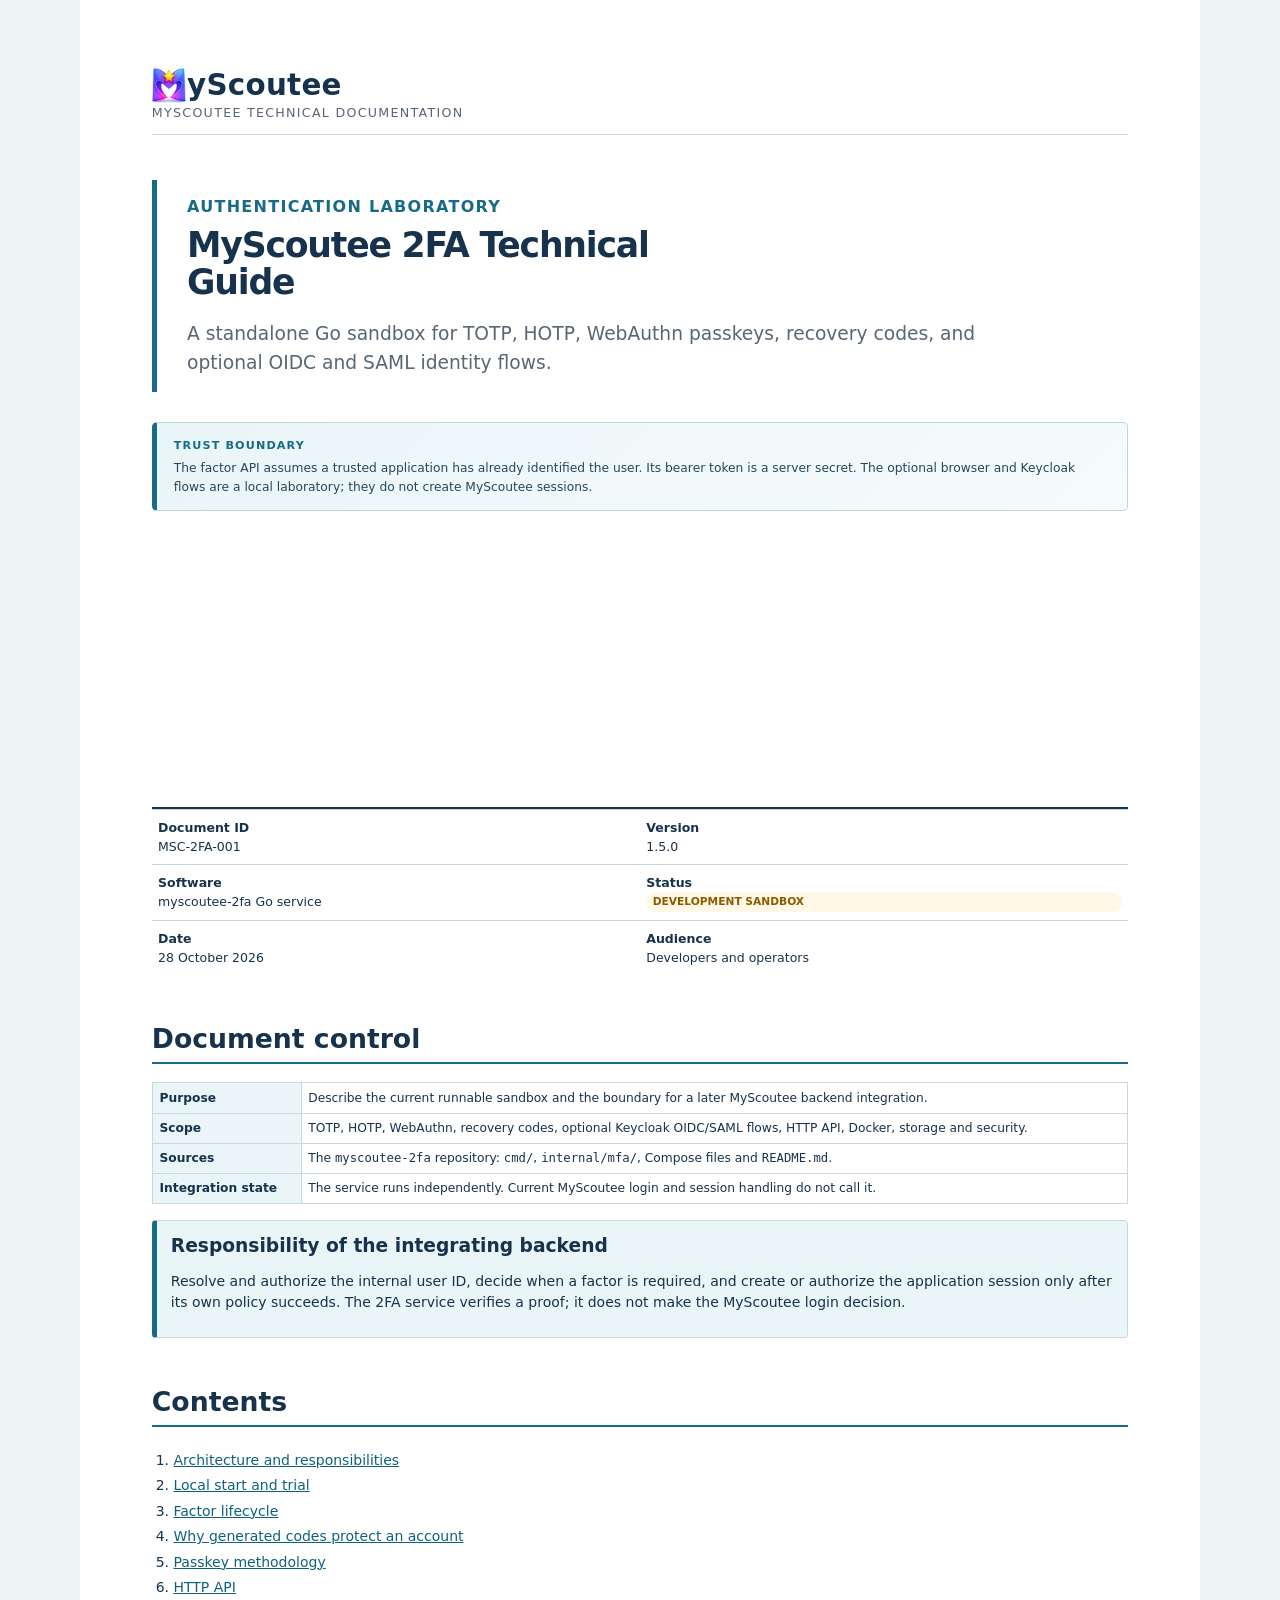
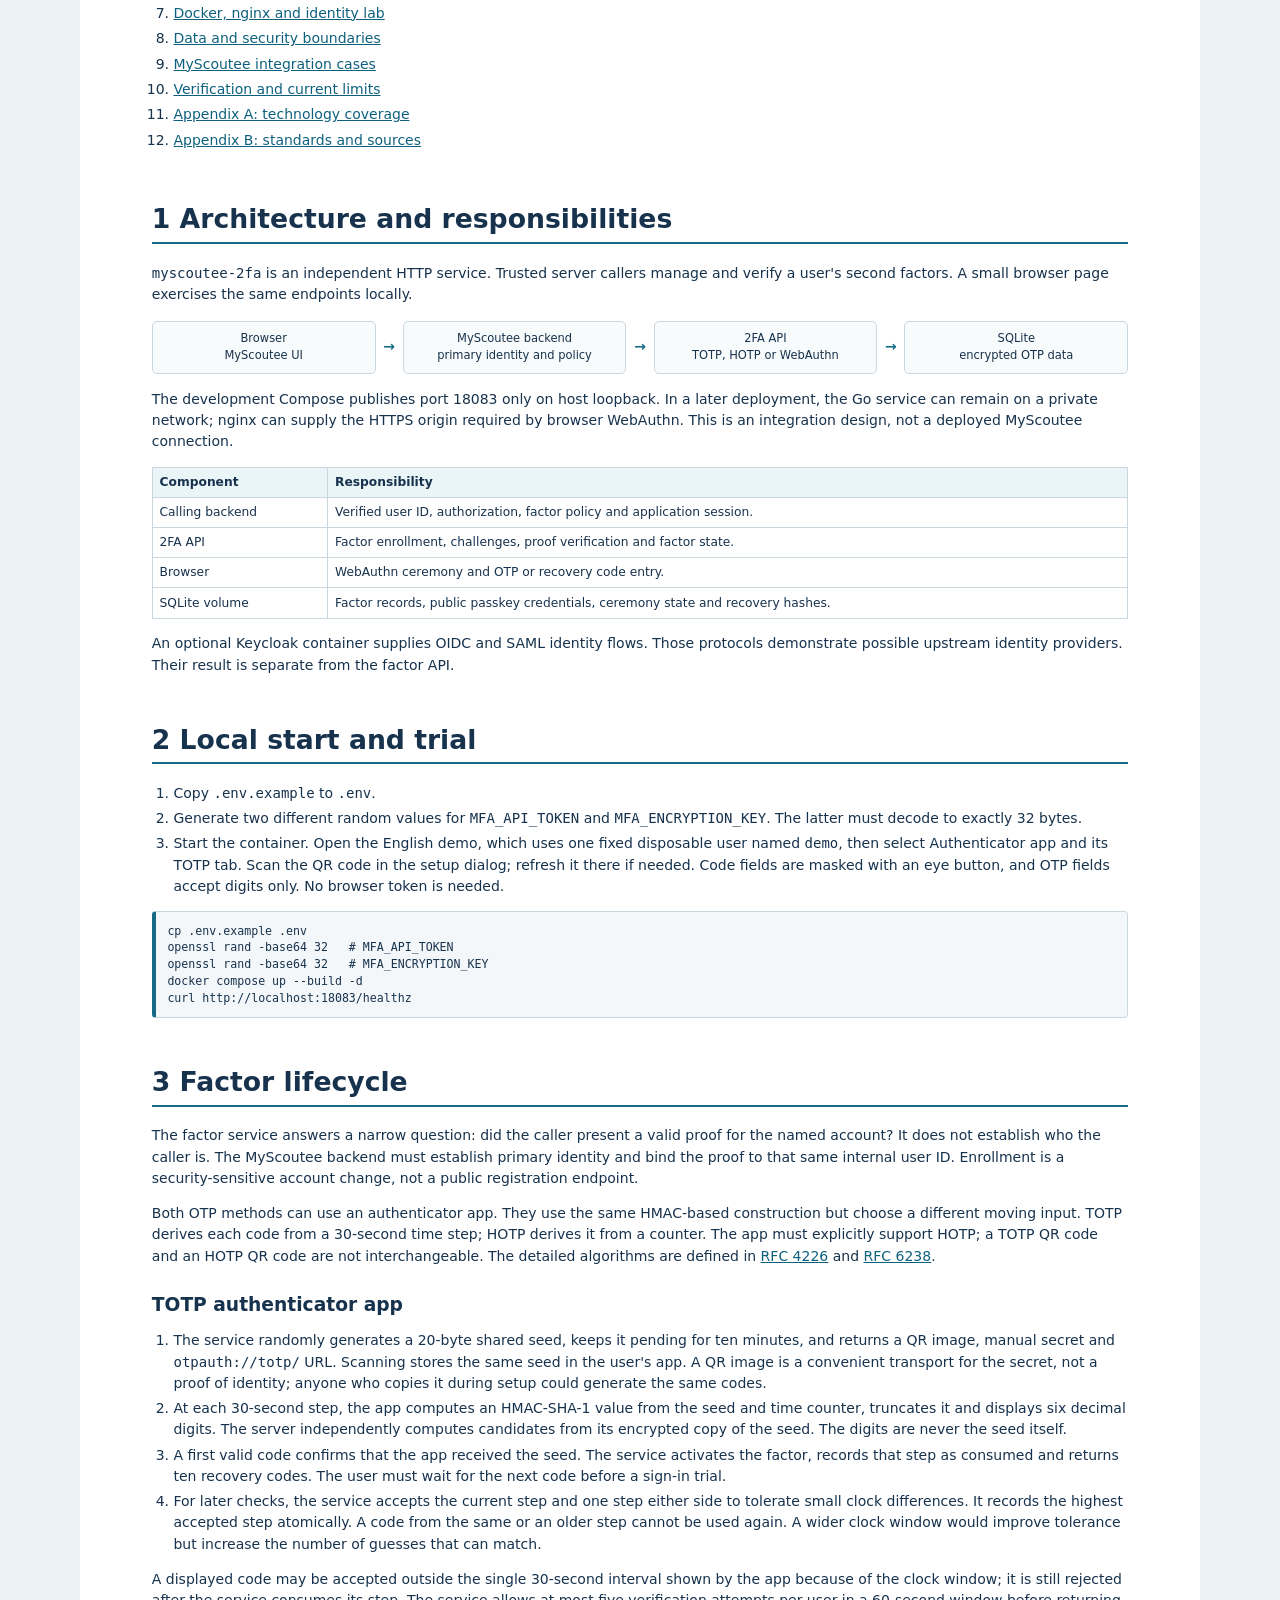
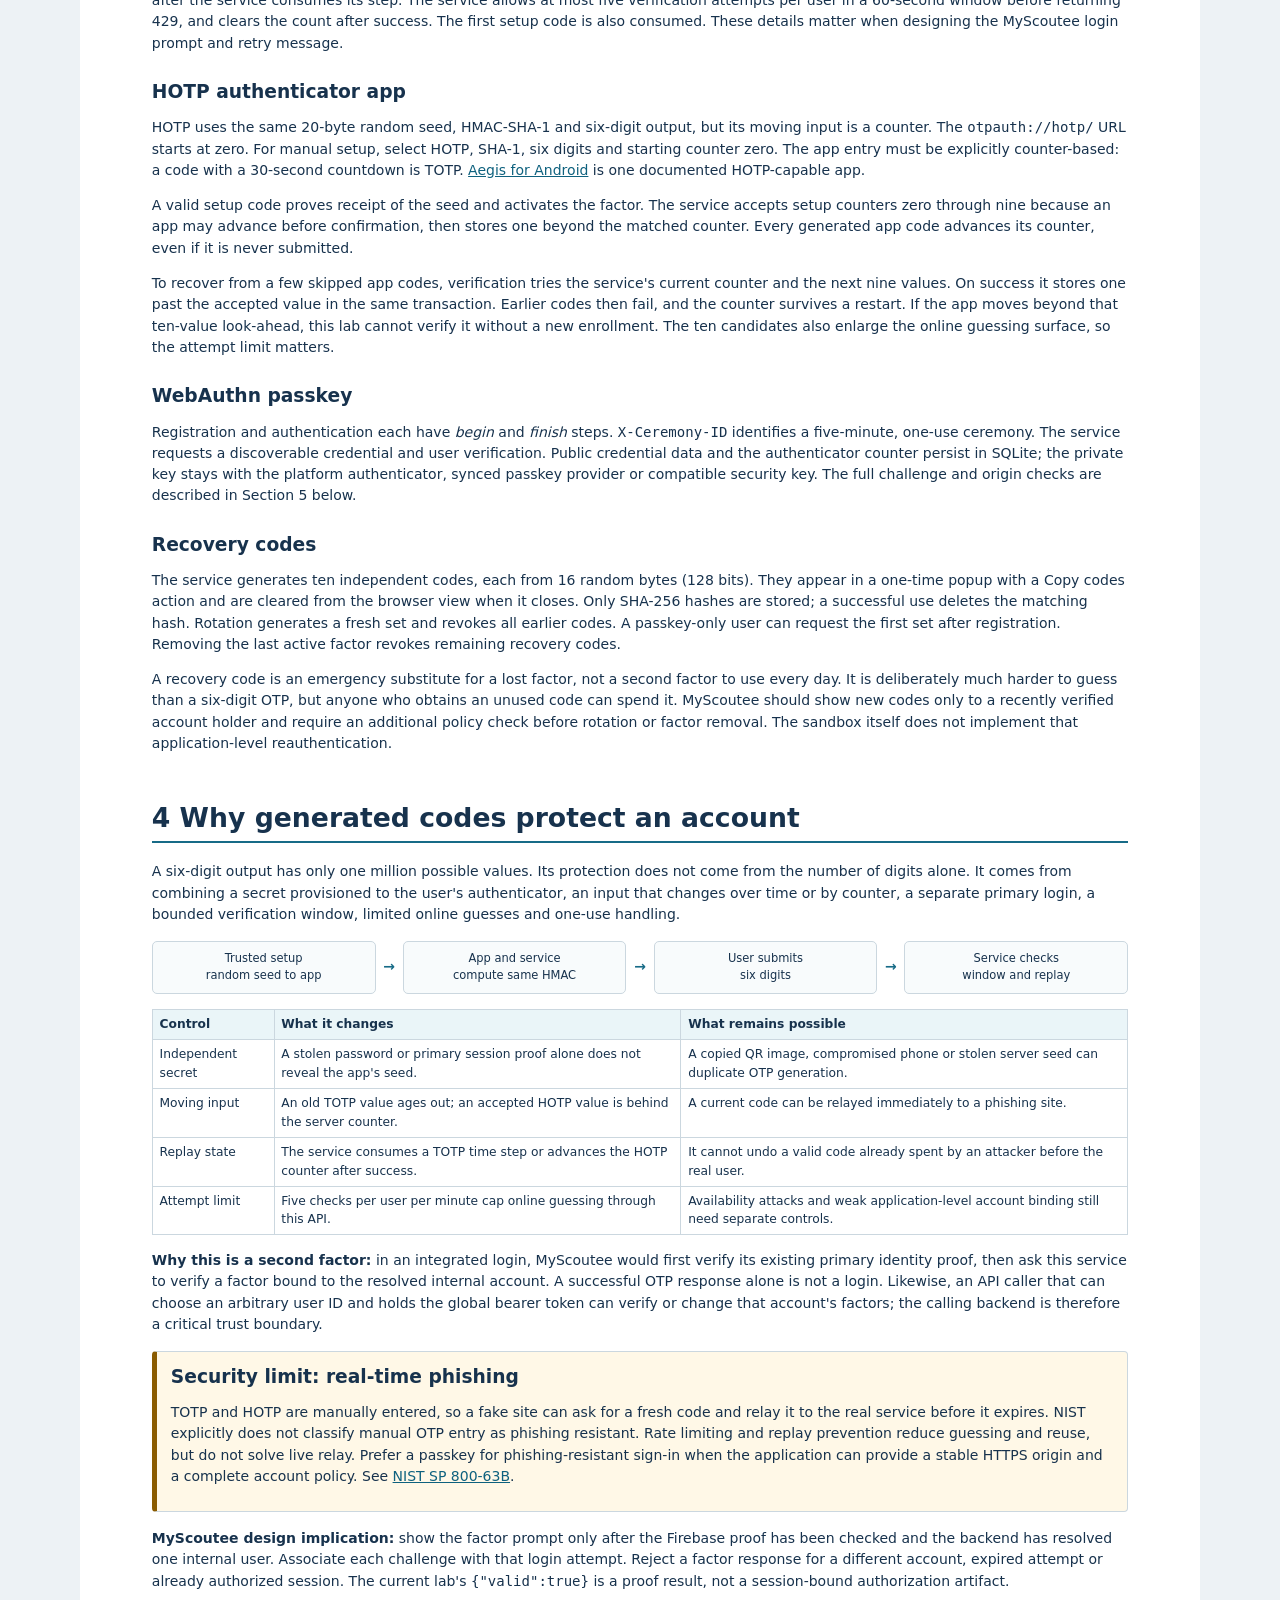
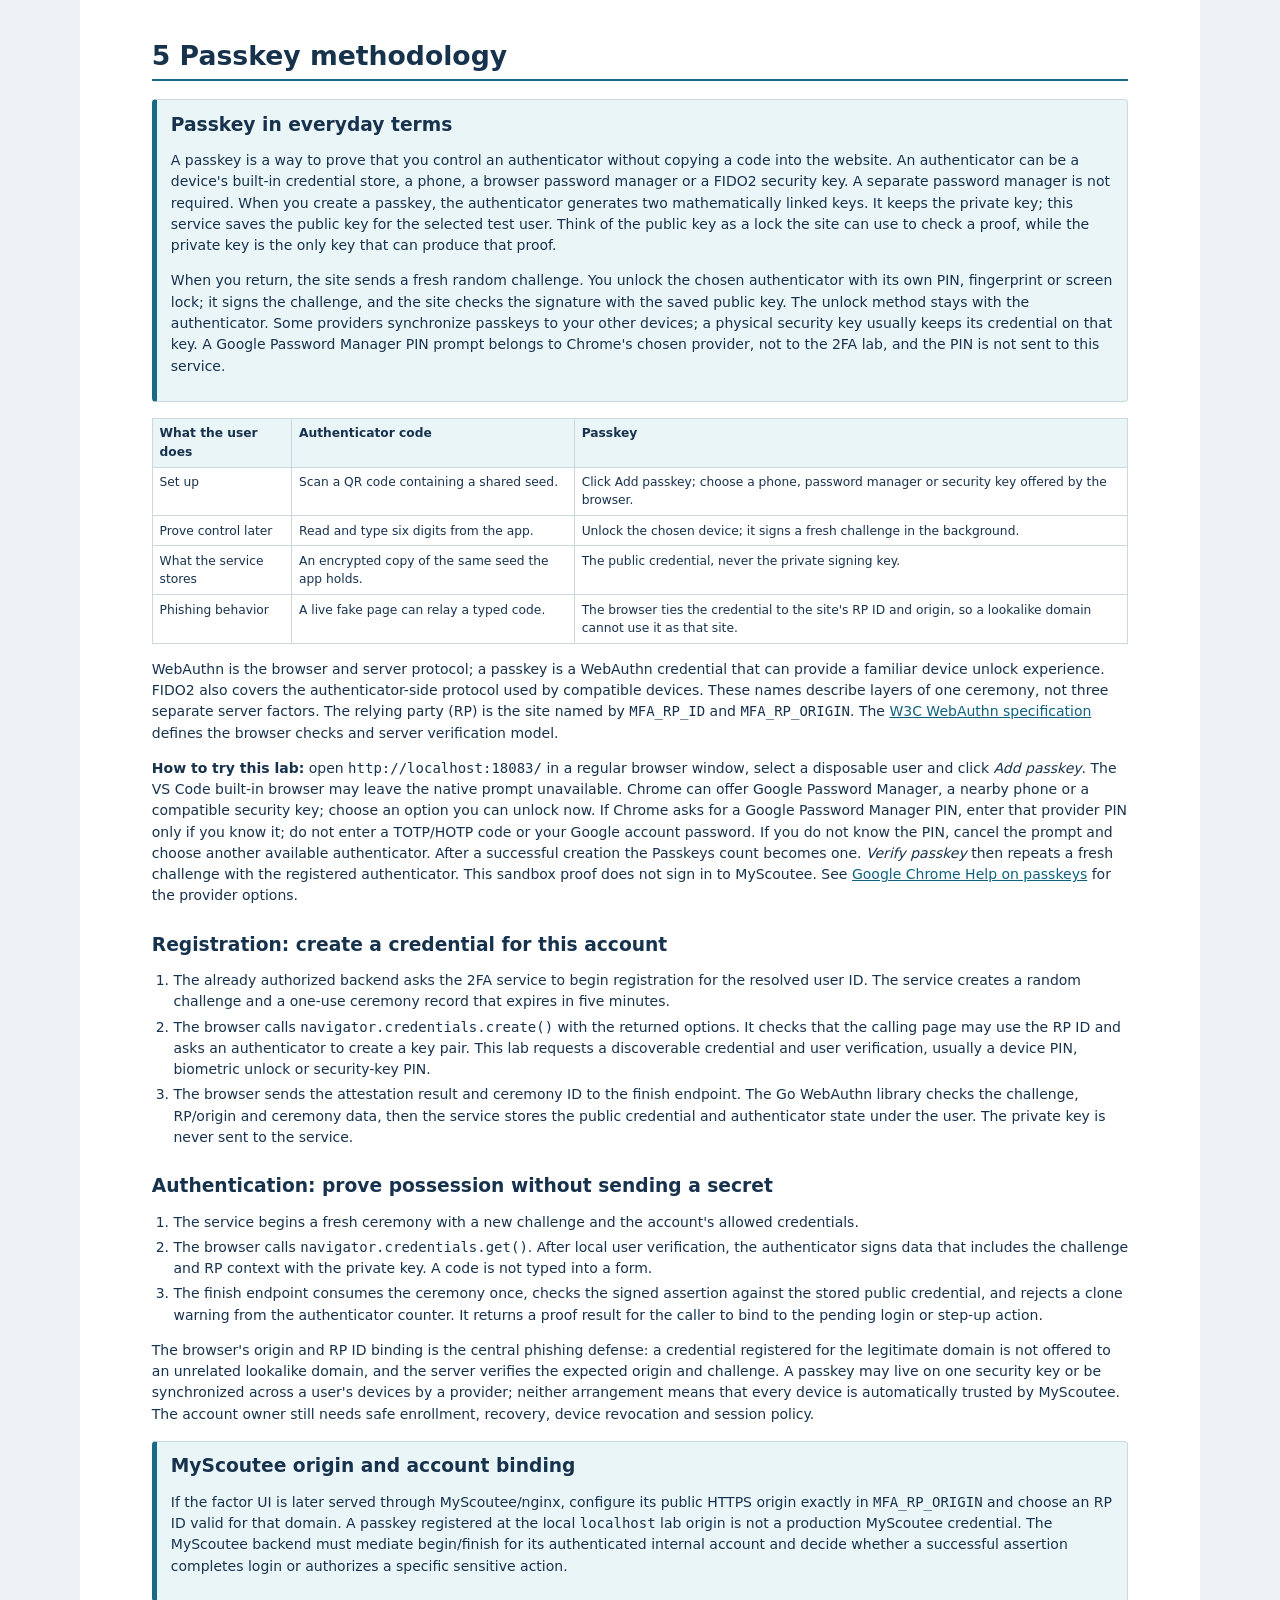
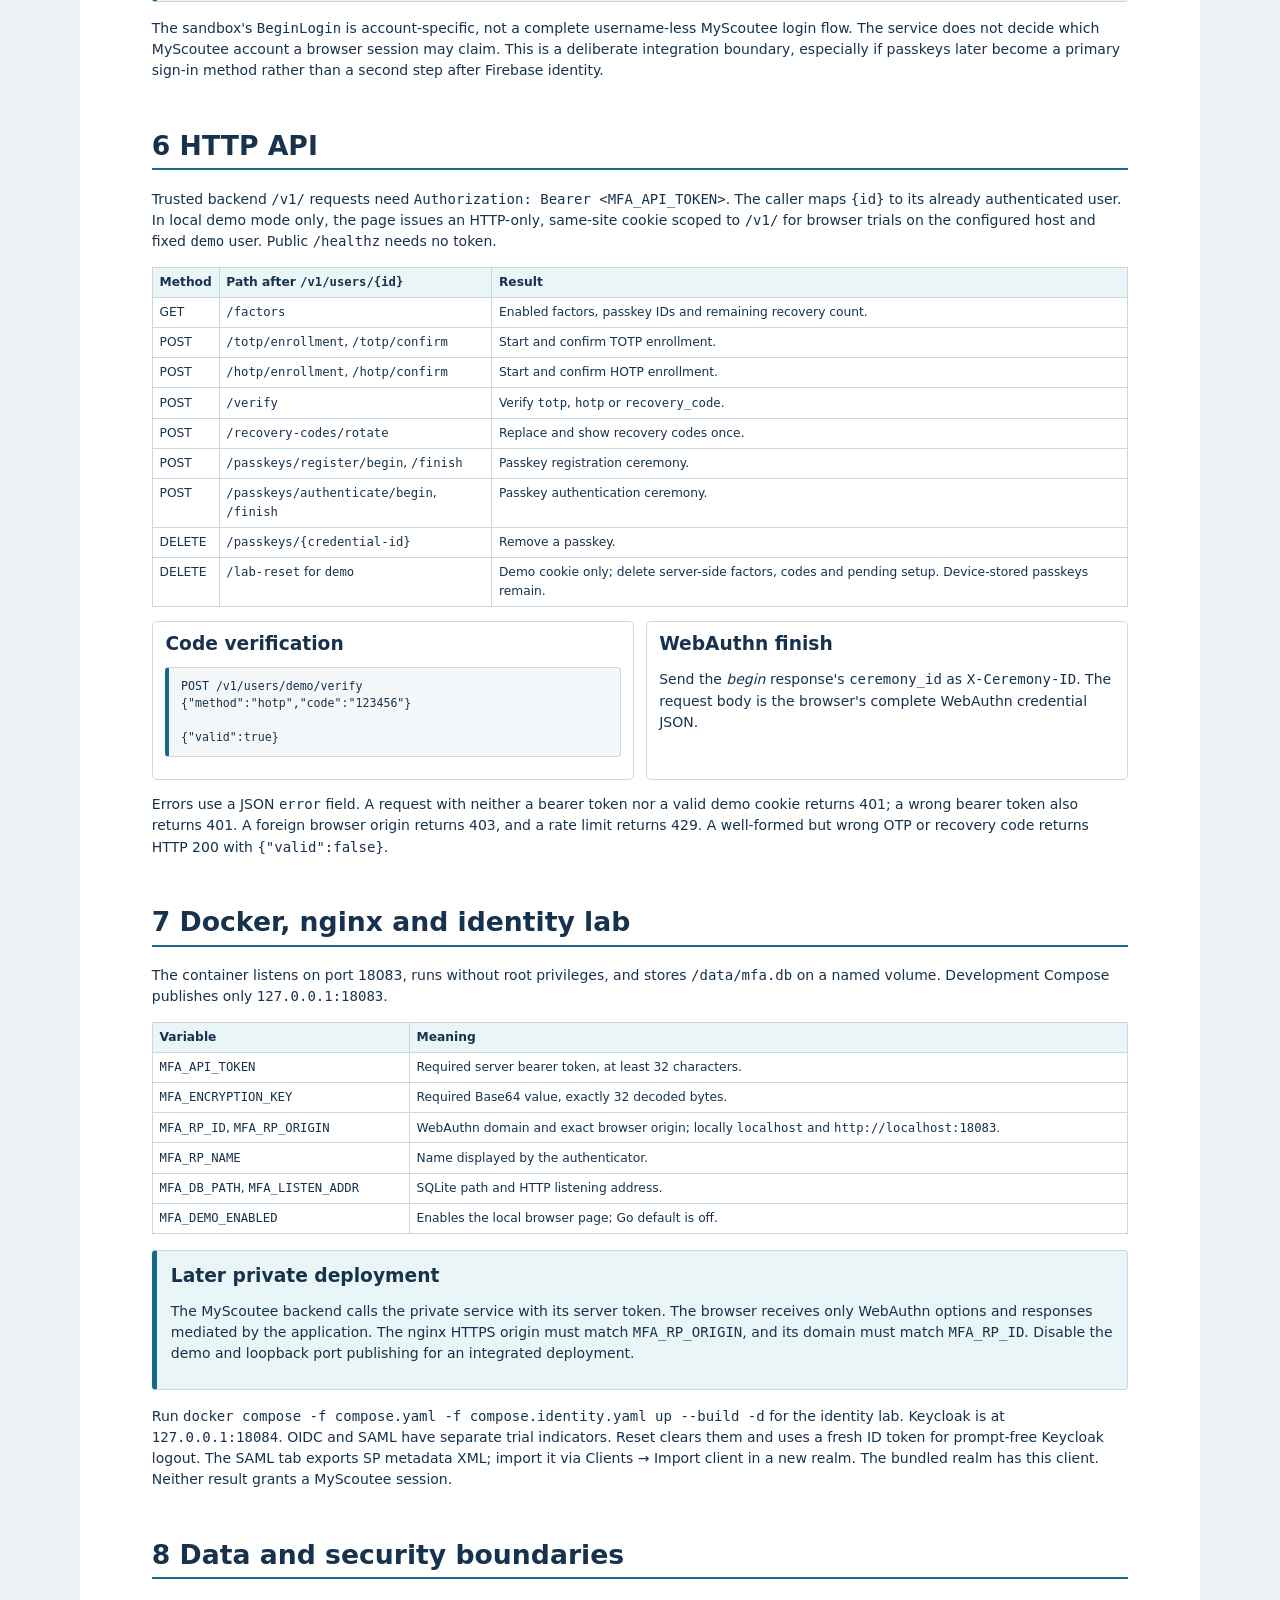
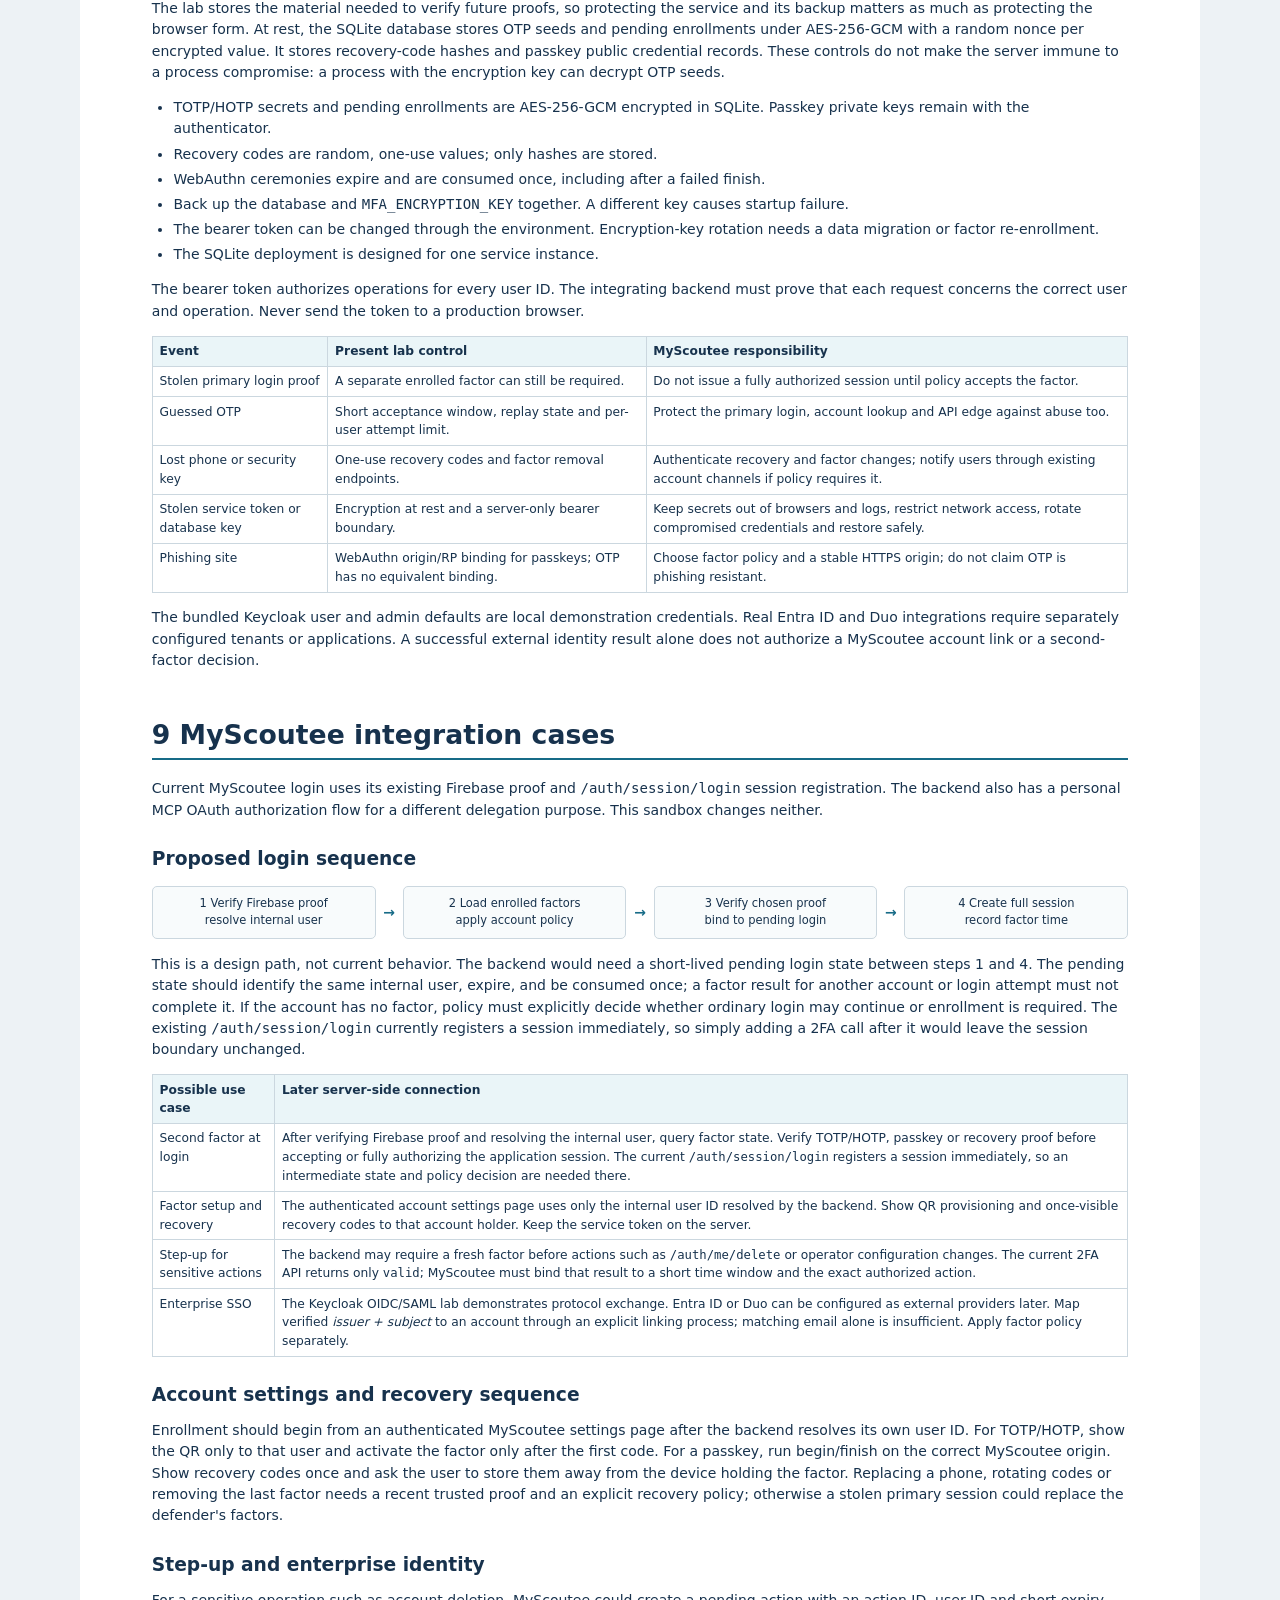
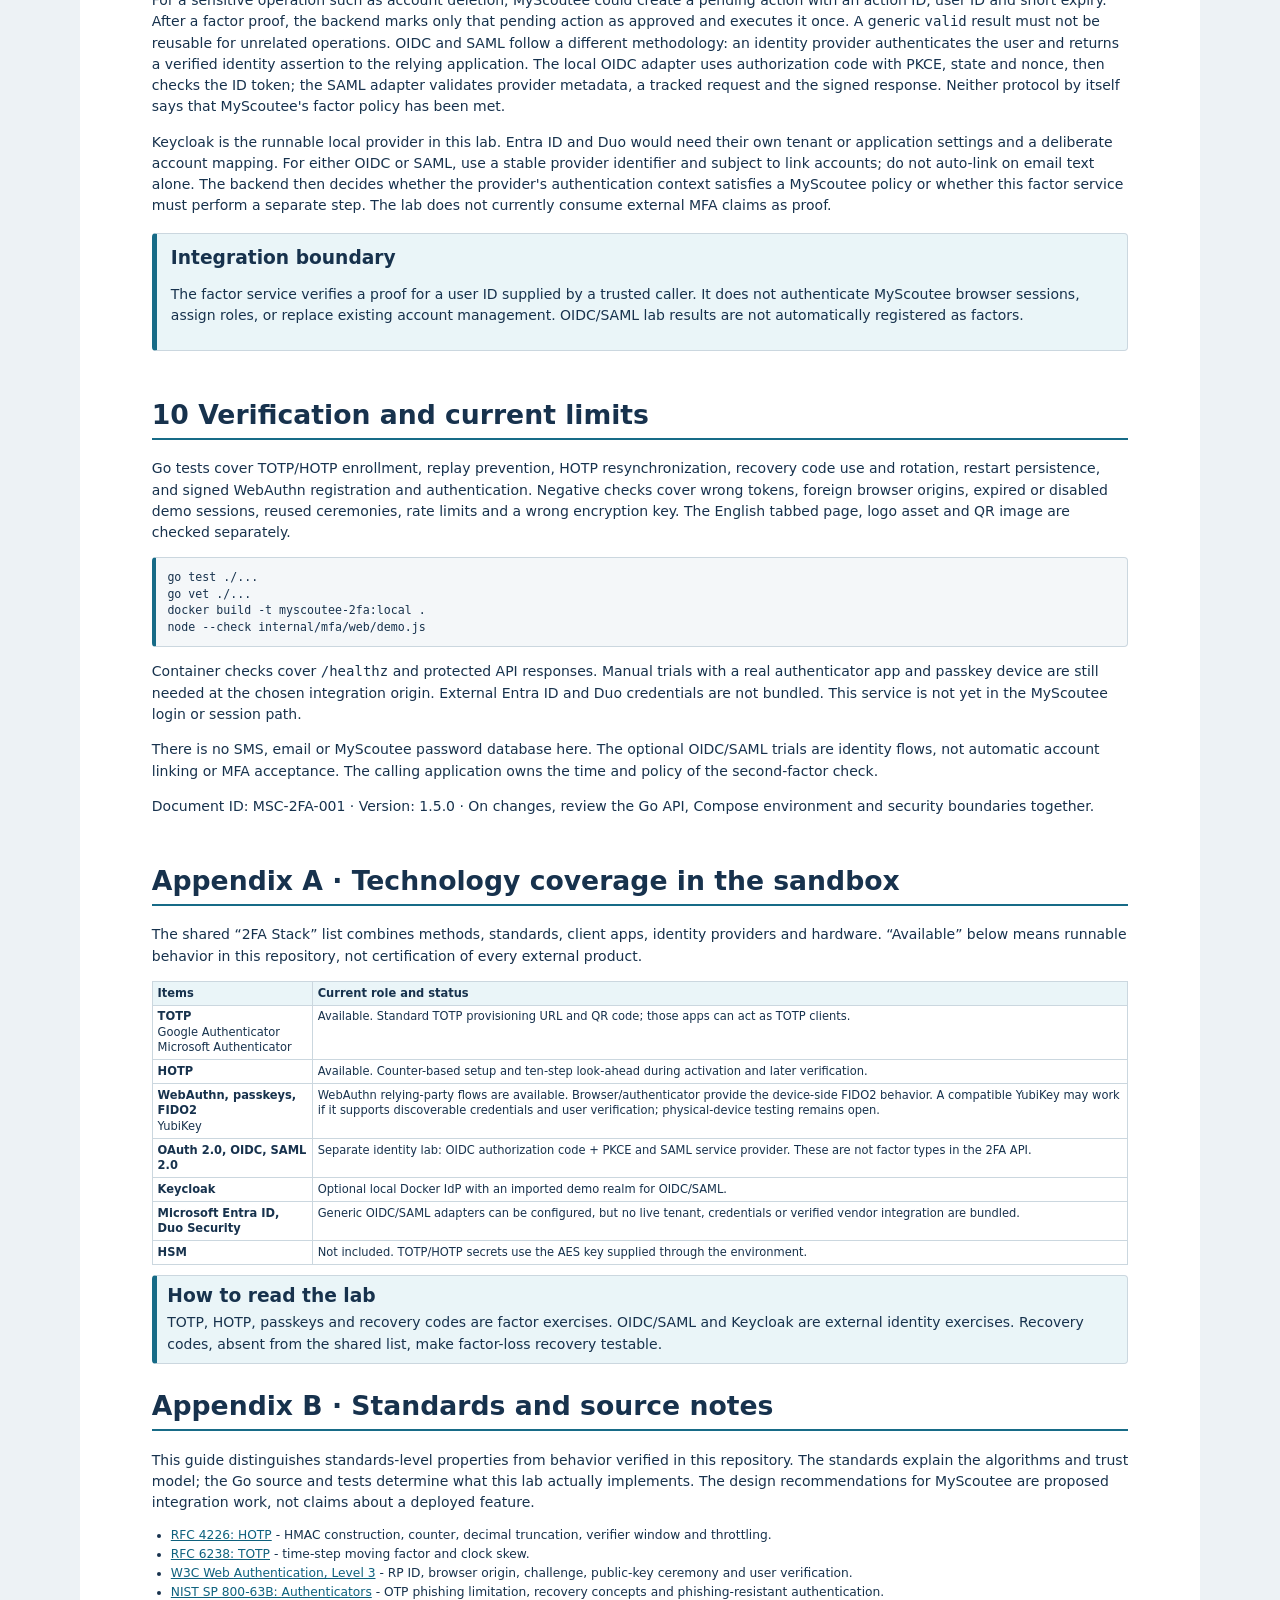
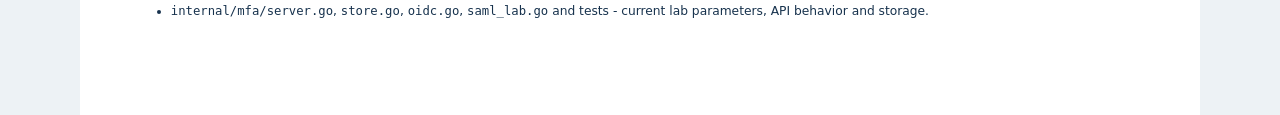
<file: guides/publication/manuals/myscoutee-2fa-guide-en.html>
<!doctype html>
<html lang="en">
<head>
  <meta charset="utf-8">
  <meta name="viewport" content="width=device-width, initial-scale=1">
  <title>MyScoutee 2FA Technical Guide · MSC-2FA-001</title>
  <link rel="stylesheet" href="manual.css">
</head>
<body>
<article class="manual">
  <section class="cover" id="cover" aria-labelledby="document-title">
    <div class="cover-logo">
      <div class="cover-brand-name" aria-label="MyScoutee"><img src="myscoutee-logo.png" alt="" aria-hidden="true"><span>yScoutee</span></div>
      <div class="cover-brand-subtitle">MyScoutee technical documentation</div>
    </div>
    <div class="cover-title-block">
      <div class="cover-kicker">Authentication laboratory</div>
      <h1 id="document-title">MyScoutee 2FA Technical Guide</h1>
      <p class="cover-lead">A standalone Go sandbox for TOTP, HOTP, WebAuthn passkeys, recovery codes, and optional OIDC and SAML identity flows.</p>
    </div>
    <aside class="technology-sensitivity">
      <strong>Trust boundary</strong>
      <p>The factor API assumes a trusted application has already identified the user. Its bearer token is a server secret. The optional browser and Keycloak flows are a local laboratory; they do not create MyScoutee sessions.</p>
    </aside>
    <div class="cover-meta" aria-label="Document metadata">
      <div><strong>Document ID</strong><span>MSC-2FA-001</span></div>
      <div><strong>Version</strong><span>1.5.0</span></div>
      <div><strong>Software</strong><span>myscoutee-2fa Go service</span></div>
      <div><strong>Status</strong><span class="label controlled">Development sandbox</span></div>
      <div><strong>Date</strong><span>28 October 2026</span></div>
      <div><strong>Audience</strong><span>Developers and operators</span></div>
    </div>
  </section>

  <section id="document-control">
    <h2>Document control</h2>
    <table class="compact"><tbody>
      <tr><th scope="row">Purpose</th><td>Describe the current runnable sandbox and the boundary for a later MyScoutee backend integration.</td></tr>
      <tr><th scope="row">Scope</th><td>TOTP, HOTP, WebAuthn, recovery codes, optional Keycloak OIDC/SAML flows, HTTP API, Docker, storage and security.</td></tr>
      <tr><th scope="row">Sources</th><td>The <code>myscoutee-2fa</code> repository: <code>cmd/</code>, <code>internal/mfa/</code>, Compose files and <code>README.md</code>.</td></tr>
      <tr><th scope="row">Integration state</th><td>The service runs independently. Current MyScoutee login and session handling do not call it.</td></tr>
    </tbody></table>
    <div class="callout note"><h3>Responsibility of the integrating backend</h3><p>Resolve and authorize the internal user ID, decide when a factor is required, and create or authorize the application session only after its own policy succeeds. The 2FA service verifies a proof; it does not make the MyScoutee login decision.</p></div>
  </section>

  <nav class="toc" aria-label="Contents">
    <h2>Contents</h2>
    <ol>
      <li><a href="#overview">Architecture and responsibilities</a></li>
      <li><a href="#quickstart">Local start and trial</a></li>
      <li><a href="#factor-flows">Factor lifecycle</a></li>
      <li><a href="#otp-rationale">Why generated codes protect an account</a></li>
      <li><a href="#passkey-method">Passkey methodology</a></li>
      <li><a href="#api">HTTP API</a></li>
      <li><a href="#deployment">Docker, nginx and identity lab</a></li>
      <li><a href="#security">Data and security boundaries</a></li>
      <li><a href="#myscoutee-integration">MyScoutee integration cases</a></li>
      <li><a href="#verification">Verification and current limits</a></li>
      <li><a href="#stack-map">Appendix A: technology coverage</a></li>
      <li><a href="#references">Appendix B: standards and sources</a></li>
    </ol>
  </nav>

  <section id="overview">
    <h2>1 Architecture and responsibilities</h2>
    <p><code>myscoutee-2fa</code> is an independent HTTP service. Trusted server callers manage and verify a user's second factors. A small browser page exercises the same endpoints locally.</p>
    <div class="flowline" aria-label="Planned integration path">
      <div>Browser<br>MyScoutee UI</div><span>→</span><div>MyScoutee backend<br>primary identity and policy</div><span>→</span><div>2FA API<br>TOTP, HOTP or WebAuthn</div><span>→</span><div>SQLite<br>encrypted OTP data</div>
    </div>
    <p>The development Compose publishes port 18083 only on host loopback. In a later deployment, the Go service can remain on a private network; nginx can supply the HTTPS origin required by browser WebAuthn. This is an integration design, not a deployed MyScoutee connection.</p>
    <table class="compact"><thead><tr><th>Component</th><th>Responsibility</th></tr></thead><tbody>
      <tr><td>Calling backend</td><td>Verified user ID, authorization, factor policy and application session.</td></tr>
      <tr><td>2FA API</td><td>Factor enrollment, challenges, proof verification and factor state.</td></tr>
      <tr><td>Browser</td><td>WebAuthn ceremony and OTP or recovery code entry.</td></tr>
      <tr><td>SQLite volume</td><td>Factor records, public passkey credentials, ceremony state and recovery hashes.</td></tr>
    </tbody></table>
    <p>An optional Keycloak container supplies OIDC and SAML identity flows. Those protocols demonstrate possible upstream identity providers. Their result is separate from the factor API.</p>
  </section>

  <section id="quickstart">
    <h2>2 Local start and trial</h2>
    <ol>
      <li>Copy <code>.env.example</code> to <code>.env</code>.</li>
      <li>Generate two different random values for <code>MFA_API_TOKEN</code> and <code>MFA_ENCRYPTION_KEY</code>. The latter must decode to exactly 32 bytes.</li>
      <li>Start the container. Open the English demo, which uses one fixed disposable user named <code>demo</code>, then select Authenticator app and its TOTP tab. Scan the QR code in the setup dialog; refresh it there if needed. Code fields are masked with an eye button, and OTP fields accept digits only. No browser token is needed.</li>
    </ol>
    <pre>cp .env.example .env
openssl rand -base64 32   # MFA_API_TOKEN
openssl rand -base64 32   # MFA_ENCRYPTION_KEY
docker compose up --build -d
curl http://localhost:18083/healthz</pre>
  </section>

  <section id="factor-flows">
    <h2>3 Factor lifecycle</h2>
    <p>The factor service answers a narrow question: did the caller present a valid proof for the named account? It does not establish who the caller is. The MyScoutee backend must establish primary identity and bind the proof to that same internal user ID. Enrollment is a security-sensitive account change, not a public registration endpoint.</p>
    <p>Both OTP methods can use an authenticator app. They use the same HMAC-based construction but choose a different moving input. TOTP derives each code from a 30-second time step; HOTP derives it from a counter. The app must explicitly support HOTP; a TOTP QR code and an HOTP QR code are not interchangeable. The detailed algorithms are defined in <a href="https://www.rfc-editor.org/rfc/rfc4226">RFC 4226</a> and <a href="https://www.rfc-editor.org/rfc/rfc6238">RFC 6238</a>.</p>
    <h3>TOTP authenticator app</h3>
    <ol>
      <li>The service randomly generates a 20-byte shared seed, keeps it pending for ten minutes, and returns a QR image, manual secret and <code>otpauth://totp/</code> URL. Scanning stores the same seed in the user's app. A QR image is a convenient transport for the secret, not a proof of identity; anyone who copies it during setup could generate the same codes.</li>
      <li>At each 30-second step, the app computes an HMAC-SHA-1 value from the seed and time counter, truncates it and displays six decimal digits. The server independently computes candidates from its encrypted copy of the seed. The digits are never the seed itself.</li>
      <li>A first valid code confirms that the app received the seed. The service activates the factor, records that step as consumed and returns ten recovery codes. The user must wait for the next code before a sign-in trial.</li>
      <li>For later checks, the service accepts the current step and one step either side to tolerate small clock differences. It records the highest accepted step atomically. A code from the same or an older step cannot be used again. A wider clock window would improve tolerance but increase the number of guesses that can match.</li>
    </ol>
    <p>A displayed code may be accepted outside the single 30-second interval shown by the app because of the clock window; it is still rejected after the service consumes its step. The service allows at most five verification attempts per user in a 60-second window before returning 429, and clears the count after success. The first setup code is also consumed. These details matter when designing the MyScoutee login prompt and retry message.</p>
    <h3>HOTP authenticator app</h3>
    <p>HOTP uses the same 20-byte random seed, HMAC-SHA-1 and six-digit output, but its moving input is a counter. The <code>otpauth://hotp/</code> URL starts at zero. For manual setup, select HOTP, SHA-1, six digits and starting counter zero. The app entry must be explicitly counter-based: a code with a 30-second countdown is TOTP. <a href="https://github.com/beemdevelopment/Aegis">Aegis for Android</a> is one documented HOTP-capable app.</p>
    <p>A valid setup code proves receipt of the seed and activates the factor. The service accepts setup counters zero through nine because an app may advance before confirmation, then stores one beyond the matched counter. Every generated app code advances its counter, even if it is never submitted.</p>
    <p>To recover from a few skipped app codes, verification tries the service's current counter and the next nine values. On success it stores one past the accepted value in the same transaction. Earlier codes then fail, and the counter survives a restart. If the app moves beyond that ten-value look-ahead, this lab cannot verify it without a new enrollment. The ten candidates also enlarge the online guessing surface, so the attempt limit matters.</p>
    <h3>WebAuthn passkey</h3>
    <p>Registration and authentication each have <em>begin</em> and <em>finish</em> steps. <code>X-Ceremony-ID</code> identifies a five-minute, one-use ceremony. The service requests a discoverable credential and user verification. Public credential data and the authenticator counter persist in SQLite; the private key stays with the platform authenticator, synced passkey provider or compatible security key. The full challenge and origin checks are described in Section 5 below.</p>
    <h3>Recovery codes</h3>
    <p>The service generates ten independent codes, each from 16 random bytes (128 bits). They appear in a one-time popup with a Copy codes action and are cleared from the browser view when it closes. Only SHA-256 hashes are stored; a successful use deletes the matching hash. Rotation generates a fresh set and revokes all earlier codes. A passkey-only user can request the first set after registration. Removing the last active factor revokes remaining recovery codes.</p>
    <p>A recovery code is an emergency substitute for a lost factor, not a second factor to use every day. It is deliberately much harder to guess than a six-digit OTP, but anyone who obtains an unused code can spend it. MyScoutee should show new codes only to a recently verified account holder and require an additional policy check before rotation or factor removal. The sandbox itself does not implement that application-level reauthentication.</p>
  </section>

  <section id="otp-rationale">
    <h2>4 Why generated codes protect an account</h2>
    <p>A six-digit output has only one million possible values. Its protection does not come from the number of digits alone. It comes from combining a secret provisioned to the user's authenticator, an input that changes over time or by counter, a separate primary login, a bounded verification window, limited online guesses and one-use handling.</p>
    <div class="flowline" aria-label="TOTP verification model">
      <div>Trusted setup<br>random seed to app</div><span>→</span><div>App and service<br>compute same HMAC</div><span>→</span><div>User submits<br>six digits</div><span>→</span><div>Service checks<br>window and replay</div>
    </div>
    <table class="compact"><thead><tr><th>Control</th><th>What it changes</th><th>What remains possible</th></tr></thead><tbody>
      <tr><td>Independent secret</td><td>A stolen password or primary session proof alone does not reveal the app's seed.</td><td>A copied QR image, compromised phone or stolen server seed can duplicate OTP generation.</td></tr>
      <tr><td>Moving input</td><td>An old TOTP value ages out; an accepted HOTP value is behind the server counter.</td><td>A current code can be relayed immediately to a phishing site.</td></tr>
      <tr><td>Replay state</td><td>The service consumes a TOTP time step or advances the HOTP counter after success.</td><td>It cannot undo a valid code already spent by an attacker before the real user.</td></tr>
      <tr><td>Attempt limit</td><td>Five checks per user per minute cap online guessing through this API.</td><td>Availability attacks and weak application-level account binding still need separate controls.</td></tr>
    </tbody></table>
    <p><strong>Why this is a second factor:</strong> in an integrated login, MyScoutee would first verify its existing primary identity proof, then ask this service to verify a factor bound to the resolved internal account. A successful OTP response alone is not a login. Likewise, an API caller that can choose an arbitrary user ID and holds the global bearer token can verify or change that account's factors; the calling backend is therefore a critical trust boundary.</p>
    <div class="callout warning"><h3>Security limit: real-time phishing</h3><p>TOTP and HOTP are manually entered, so a fake site can ask for a fresh code and relay it to the real service before it expires. NIST explicitly does not classify manual OTP entry as phishing resistant. Rate limiting and replay prevention reduce guessing and reuse, but do not solve live relay. Prefer a passkey for phishing-resistant sign-in when the application can provide a stable HTTPS origin and a complete account policy. See <a href="https://pages.nist.gov/800-63-4/sp800-63b/authenticators/">NIST SP 800-63B</a>.</p></div>
    <p><strong>MyScoutee design implication:</strong> show the factor prompt only after the Firebase proof has been checked and the backend has resolved one internal user. Associate each challenge with that login attempt. Reject a factor response for a different account, expired attempt or already authorized session. The current lab's <code>{"valid":true}</code> is a proof result, not a session-bound authorization artifact.</p>
  </section>

  <section id="passkey-method">
    <h2>5 Passkey methodology</h2>
    <div class="callout note"><h3>Passkey in everyday terms</h3><p>A passkey is a way to prove that you control an authenticator without copying a code into the website. An authenticator can be a device's built-in credential store, a phone, a browser password manager or a FIDO2 security key. A separate password manager is not required. When you create a passkey, the authenticator generates two mathematically linked keys. It keeps the private key; this service saves the public key for the selected test user. Think of the public key as a lock the site can use to check a proof, while the private key is the only key that can produce that proof.</p><p>When you return, the site sends a fresh random challenge. You unlock the chosen authenticator with its own PIN, fingerprint or screen lock; it signs the challenge, and the site checks the signature with the saved public key. The unlock method stays with the authenticator. Some providers synchronize passkeys to your other devices; a physical security key usually keeps its credential on that key. A Google Password Manager PIN prompt belongs to Chrome's chosen provider, not to the 2FA lab, and the PIN is not sent to this service.</p></div>
    <table class="compact"><thead><tr><th>What the user does</th><th>Authenticator code</th><th>Passkey</th></tr></thead><tbody>
      <tr><td>Set up</td><td>Scan a QR code containing a shared seed.</td><td>Click Add passkey; choose a phone, password manager or security key offered by the browser.</td></tr>
      <tr><td>Prove control later</td><td>Read and type six digits from the app.</td><td>Unlock the chosen device; it signs a fresh challenge in the background.</td></tr>
      <tr><td>What the service stores</td><td>An encrypted copy of the same seed the app holds.</td><td>The public credential, never the private signing key.</td></tr>
      <tr><td>Phishing behavior</td><td>A live fake page can relay a typed code.</td><td>The browser ties the credential to the site's RP ID and origin, so a lookalike domain cannot use it as that site.</td></tr>
    </tbody></table>
    <p>WebAuthn is the browser and server protocol; a passkey is a WebAuthn credential that can provide a familiar device unlock experience. FIDO2 also covers the authenticator-side protocol used by compatible devices. These names describe layers of one ceremony, not three separate server factors. The relying party (RP) is the site named by <code>MFA_RP_ID</code> and <code>MFA_RP_ORIGIN</code>. The <a href="https://www.w3.org/TR/webauthn-3/">W3C WebAuthn specification</a> defines the browser checks and server verification model.</p>
    <p><strong>How to try this lab:</strong> open <code>http://localhost:18083/</code> in a regular browser window, select a disposable user and click <em>Add passkey</em>. The VS Code built-in browser may leave the native prompt unavailable. Chrome can offer Google Password Manager, a nearby phone or a compatible security key; choose an option you can unlock now. If Chrome asks for a Google Password Manager PIN, enter that provider PIN only if you know it; do not enter a TOTP/HOTP code or your Google account password. If you do not know the PIN, cancel the prompt and choose another available authenticator. After a successful creation the Passkeys count becomes one. <em>Verify passkey</em> then repeats a fresh challenge with the registered authenticator. This sandbox proof does not sign in to MyScoutee. See <a href="https://support.google.com/chrome/answer/13168025">Google Chrome Help on passkeys</a> for the provider options.</p>
    <h3>Registration: create a credential for this account</h3>
    <ol>
      <li>The already authorized backend asks the 2FA service to begin registration for the resolved user ID. The service creates a random challenge and a one-use ceremony record that expires in five minutes.</li>
      <li>The browser calls <code>navigator.credentials.create()</code> with the returned options. It checks that the calling page may use the RP ID and asks an authenticator to create a key pair. This lab requests a discoverable credential and user verification, usually a device PIN, biometric unlock or security-key PIN.</li>
      <li>The browser sends the attestation result and ceremony ID to the finish endpoint. The Go WebAuthn library checks the challenge, RP/origin and ceremony data, then the service stores the public credential and authenticator state under the user. The private key is never sent to the service.</li>
    </ol>
    <h3>Authentication: prove possession without sending a secret</h3>
    <ol>
      <li>The service begins a fresh ceremony with a new challenge and the account's allowed credentials.</li>
      <li>The browser calls <code>navigator.credentials.get()</code>. After local user verification, the authenticator signs data that includes the challenge and RP context with the private key. A code is not typed into a form.</li>
      <li>The finish endpoint consumes the ceremony once, checks the signed assertion against the stored public credential, and rejects a clone warning from the authenticator counter. It returns a proof result for the caller to bind to the pending login or step-up action.</li>
    </ol>
    <p>The browser's origin and RP ID binding is the central phishing defense: a credential registered for the legitimate domain is not offered to an unrelated lookalike domain, and the server verifies the expected origin and challenge. A passkey may live on one security key or be synchronized across a user's devices by a provider; neither arrangement means that every device is automatically trusted by MyScoutee. The account owner still needs safe enrollment, recovery, device revocation and session policy.</p>
    <div class="callout note"><h3>MyScoutee origin and account binding</h3><p>If the factor UI is later served through MyScoutee/nginx, configure its public HTTPS origin exactly in <code>MFA_RP_ORIGIN</code> and choose an RP ID valid for that domain. A passkey registered at the local <code>localhost</code> lab origin is not a production MyScoutee credential. The MyScoutee backend must mediate begin/finish for its authenticated internal account and decide whether a successful assertion completes login or authorizes a specific sensitive action.</p></div>
    <p>The sandbox's <code>BeginLogin</code> is account-specific, not a complete username-less MyScoutee login flow. The service does not decide which MyScoutee account a browser session may claim. This is a deliberate integration boundary, especially if passkeys later become a primary sign-in method rather than a second step after Firebase identity.</p>
  </section>

  <section id="api">
    <h2>6 HTTP API</h2>
    <p>Trusted backend <code>/v1/</code> requests need <code>Authorization: Bearer &lt;MFA_API_TOKEN&gt;</code>. The caller maps <code>{id}</code> to its already authenticated user. In local demo mode only, the page issues an HTTP-only, same-site cookie scoped to <code>/v1/</code> for browser trials on the configured host and fixed <code>demo</code> user. Public <code>/healthz</code> needs no token.</p>
    <table class="compact"><thead><tr><th>Method</th><th>Path after <code>/v1/users/{id}</code></th><th>Result</th></tr></thead><tbody>
      <tr><td>GET</td><td><code>/factors</code></td><td>Enabled factors, passkey IDs and remaining recovery count.</td></tr>
      <tr><td>POST</td><td><code>/totp/enrollment</code>, <code>/totp/confirm</code></td><td>Start and confirm TOTP enrollment.</td></tr>
      <tr><td>POST</td><td><code>/hotp/enrollment</code>, <code>/hotp/confirm</code></td><td>Start and confirm HOTP enrollment.</td></tr>
      <tr><td>POST</td><td><code>/verify</code></td><td>Verify <code>totp</code>, <code>hotp</code> or <code>recovery_code</code>.</td></tr>
      <tr><td>POST</td><td><code>/recovery-codes/rotate</code></td><td>Replace and show recovery codes once.</td></tr>
      <tr><td>POST</td><td><code>/passkeys/register/begin</code>, <code>/finish</code></td><td>Passkey registration ceremony.</td></tr>
      <tr><td>POST</td><td><code>/passkeys/authenticate/begin</code>, <code>/finish</code></td><td>Passkey authentication ceremony.</td></tr>
      <tr><td>DELETE</td><td><code>/passkeys/{credential-id}</code></td><td>Remove a passkey.</td></tr>
      <tr><td>DELETE</td><td><code>/lab-reset</code> for <code>demo</code></td><td>Demo cookie only; delete server-side factors, codes and pending setup. Device-stored passkeys remain.</td></tr>
    </tbody></table>
    <div class="quick-grid">
      <div class="card"><h3>Code verification</h3><pre>POST /v1/users/demo/verify
{"method":"hotp","code":"123456"}

{"valid":true}</pre></div>
      <div class="card"><h3>WebAuthn finish</h3><p>Send the <em>begin</em> response's <code>ceremony_id</code> as <code>X-Ceremony-ID</code>. The request body is the browser's complete WebAuthn credential JSON.</p></div>
    </div>
    <p>Errors use a JSON <code>error</code> field. A request with neither a bearer token nor a valid demo cookie returns 401; a wrong bearer token also returns 401. A foreign browser origin returns 403, and a rate limit returns 429. A well-formed but wrong OTP or recovery code returns HTTP 200 with <code>{"valid":false}</code>.</p>
  </section>

  <section id="deployment">
    <h2>7 Docker, nginx and identity lab</h2>
    <p>The container listens on port 18083, runs without root privileges, and stores <code>/data/mfa.db</code> on a named volume. Development Compose publishes only <code>127.0.0.1:18083</code>.</p>
    <table class="compact"><thead><tr><th>Variable</th><th>Meaning</th></tr></thead><tbody>
      <tr><td><code>MFA_API_TOKEN</code></td><td>Required server bearer token, at least 32 characters.</td></tr>
      <tr><td><code>MFA_ENCRYPTION_KEY</code></td><td>Required Base64 value, exactly 32 decoded bytes.</td></tr>
      <tr><td><code>MFA_RP_ID</code>, <code>MFA_RP_ORIGIN</code></td><td>WebAuthn domain and exact browser origin; locally <code>localhost</code> and <code>http://localhost:18083</code>.</td></tr>
      <tr><td><code>MFA_RP_NAME</code></td><td>Name displayed by the authenticator.</td></tr>
      <tr><td><code>MFA_DB_PATH</code>, <code>MFA_LISTEN_ADDR</code></td><td>SQLite path and HTTP listening address.</td></tr>
      <tr><td><code>MFA_DEMO_ENABLED</code></td><td>Enables the local browser page; Go default is off.</td></tr>
    </tbody></table>
    <div class="callout note"><h3>Later private deployment</h3><p>The MyScoutee backend calls the private service with its server token. The browser receives only WebAuthn options and responses mediated by the application. The nginx HTTPS origin must match <code>MFA_RP_ORIGIN</code>, and its domain must match <code>MFA_RP_ID</code>. Disable the demo and loopback port publishing for an integrated deployment.</p></div>
    <p>Run <code>docker compose -f compose.yaml -f compose.identity.yaml up --build -d</code> for the identity lab. Keycloak is at <code>127.0.0.1:18084</code>. OIDC and SAML have separate trial indicators. Reset clears them and uses a fresh ID token for prompt-free Keycloak logout. The SAML tab exports SP metadata XML; import it via Clients → Import client in a new realm. The bundled realm has this client. Neither result grants a MyScoutee session.</p>
  </section>

  <section id="security">
    <h2>8 Data and security boundaries</h2>
    <p>The lab stores the material needed to verify future proofs, so protecting the service and its backup matters as much as protecting the browser form. At rest, the SQLite database stores OTP seeds and pending enrollments under AES-256-GCM with a random nonce per encrypted value. It stores recovery-code hashes and passkey public credential records. These controls do not make the server immune to a process compromise: a process with the encryption key can decrypt OTP seeds.</p>
    <ul>
      <li>TOTP/HOTP secrets and pending enrollments are AES-256-GCM encrypted in SQLite. Passkey private keys remain with the authenticator.</li>
      <li>Recovery codes are random, one-use values; only hashes are stored.</li>
      <li>WebAuthn ceremonies expire and are consumed once, including after a failed finish.</li>
      <li>Back up the database and <code>MFA_ENCRYPTION_KEY</code> together. A different key causes startup failure.</li>
      <li>The bearer token can be changed through the environment. Encryption-key rotation needs a data migration or factor re-enrollment.</li>
      <li>The SQLite deployment is designed for one service instance.</li>
    </ul>
    <p>The bearer token authorizes operations for every user ID. The integrating backend must prove that each request concerns the correct user and operation. Never send the token to a production browser.</p>
    <table class="compact"><thead><tr><th>Event</th><th>Present lab control</th><th>MyScoutee responsibility</th></tr></thead><tbody>
      <tr><td>Stolen primary login proof</td><td>A separate enrolled factor can still be required.</td><td>Do not issue a fully authorized session until policy accepts the factor.</td></tr>
      <tr><td>Guessed OTP</td><td>Short acceptance window, replay state and per-user attempt limit.</td><td>Protect the primary login, account lookup and API edge against abuse too.</td></tr>
      <tr><td>Lost phone or security key</td><td>One-use recovery codes and factor removal endpoints.</td><td>Authenticate recovery and factor changes; notify users through existing account channels if policy requires it.</td></tr>
      <tr><td>Stolen service token or database key</td><td>Encryption at rest and a server-only bearer boundary.</td><td>Keep secrets out of browsers and logs, restrict network access, rotate compromised credentials and restore safely.</td></tr>
      <tr><td>Phishing site</td><td>WebAuthn origin/RP binding for passkeys; OTP has no equivalent binding.</td><td>Choose factor policy and a stable HTTPS origin; do not claim OTP is phishing resistant.</td></tr>
    </tbody></table>
    <p>The bundled Keycloak user and admin defaults are local demonstration credentials. Real Entra ID and Duo integrations require separately configured tenants or applications. A successful external identity result alone does not authorize a MyScoutee account link or a second-factor decision.</p>
  </section>

  <section id="myscoutee-integration">
    <h2>9 MyScoutee integration cases</h2>
    <p>Current MyScoutee login uses its existing Firebase proof and <code>/auth/session/login</code> session registration. The backend also has a personal MCP OAuth authorization flow for a different delegation purpose. This sandbox changes neither.</p>
    <h3>Proposed login sequence</h3>
    <div class="flowline" aria-label="Proposed MyScoutee login sequence">
      <div>1 Verify Firebase proof<br>resolve internal user</div><span>→</span><div>2 Load enrolled factors<br>apply account policy</div><span>→</span><div>3 Verify chosen proof<br>bind to pending login</div><span>→</span><div>4 Create full session<br>record factor time</div>
    </div>
    <p>This is a design path, not current behavior. The backend would need a short-lived pending login state between steps 1 and 4. The pending state should identify the same internal user, expire, and be consumed once; a factor result for another account or login attempt must not complete it. If the account has no factor, policy must explicitly decide whether ordinary login may continue or enrollment is required. The existing <code>/auth/session/login</code> currently registers a session immediately, so simply adding a 2FA call after it would leave the session boundary unchanged.</p>
    <table class="compact"><thead><tr><th>Possible use case</th><th>Later server-side connection</th></tr></thead><tbody>
      <tr><td>Second factor at login</td><td>After verifying Firebase proof and resolving the internal user, query factor state. Verify TOTP/HOTP, passkey or recovery proof before accepting or fully authorizing the application session. The current <code>/auth/session/login</code> registers a session immediately, so an intermediate state and policy decision are needed there.</td></tr>
      <tr><td>Factor setup and recovery</td><td>The authenticated account settings page uses only the internal user ID resolved by the backend. Show QR provisioning and once-visible recovery codes to that account holder. Keep the service token on the server.</td></tr>
      <tr><td>Step-up for sensitive actions</td><td>The backend may require a fresh factor before actions such as <code>/auth/me/delete</code> or operator configuration changes. The current 2FA API returns only <code>valid</code>; MyScoutee must bind that result to a short time window and the exact authorized action.</td></tr>
      <tr><td>Enterprise SSO</td><td>The Keycloak OIDC/SAML lab demonstrates protocol exchange. Entra ID or Duo can be configured as external providers later. Map verified <em>issuer + subject</em> to an account through an explicit linking process; matching email alone is insufficient. Apply factor policy separately.</td></tr>
    </tbody></table>
    <h3>Account settings and recovery sequence</h3>
    <p>Enrollment should begin from an authenticated MyScoutee settings page after the backend resolves its own user ID. For TOTP/HOTP, show the QR only to that user and activate the factor only after the first code. For a passkey, run begin/finish on the correct MyScoutee origin. Show recovery codes once and ask the user to store them away from the device holding the factor. Replacing a phone, rotating codes or removing the last factor needs a recent trusted proof and an explicit recovery policy; otherwise a stolen primary session could replace the defender's factors.</p>
    <h3>Step-up and enterprise identity</h3>
    <p>For a sensitive operation such as account deletion, MyScoutee could create a pending action with an action ID, user ID and short expiry. After a factor proof, the backend marks only that pending action as approved and executes it once. A generic <code>valid</code> result must not be reusable for unrelated operations. OIDC and SAML follow a different methodology: an identity provider authenticates the user and returns a verified identity assertion to the relying application. The local OIDC adapter uses authorization code with PKCE, state and nonce, then checks the ID token; the SAML adapter validates provider metadata, a tracked request and the signed response. Neither protocol by itself says that MyScoutee's factor policy has been met.</p>
    <p>Keycloak is the runnable local provider in this lab. Entra ID and Duo would need their own tenant or application settings and a deliberate account mapping. For either OIDC or SAML, use a stable provider identifier and subject to link accounts; do not auto-link on email text alone. The backend then decides whether the provider's authentication context satisfies a MyScoutee policy or whether this factor service must perform a separate step. The lab does not currently consume external MFA claims as proof.</p>
    <div class="callout note"><h3>Integration boundary</h3><p>The factor service verifies a proof for a user ID supplied by a trusted caller. It does not authenticate MyScoutee browser sessions, assign roles, or replace existing account management. OIDC/SAML lab results are not automatically registered as factors.</p></div>
  </section>

  <section id="verification">
    <h2>10 Verification and current limits</h2>
    <p>Go tests cover TOTP/HOTP enrollment, replay prevention, HOTP resynchronization, recovery code use and rotation, restart persistence, and signed WebAuthn registration and authentication. Negative checks cover wrong tokens, foreign browser origins, expired or disabled demo sessions, reused ceremonies, rate limits and a wrong encryption key. The English tabbed page, logo asset and QR image are checked separately.</p>
    <pre>go test ./...
go vet ./...
docker build -t myscoutee-2fa:local .
node --check internal/mfa/web/demo.js</pre>
    <p>Container checks cover <code>/healthz</code> and protected API responses. Manual trials with a real authenticator app and passkey device are still needed at the chosen integration origin. External Entra ID and Duo credentials are not bundled. This service is not yet in the MyScoutee login or session path.</p>
    <p>There is no SMS, email or MyScoutee password database here. The optional OIDC/SAML trials are identity flows, not automatic account linking or MFA acceptance. The calling application owns the time and policy of the second-factor check.</p>
    <div class="footer-note">Document ID: MSC-2FA-001 · Version: 1.5.0 · On changes, review the Go API, Compose environment and security boundaries together.</div>
  </section>

  <section id="stack-map">
    <h2>Appendix A · Technology coverage in the sandbox</h2>
    <p>The shared “2FA Stack” list combines methods, standards, client apps, identity providers and hardware. “Available” below means runnable behavior in this repository, not certification of every external product.</p>
    <table class="compact"><thead><tr><th>Items</th><th>Current role and status</th></tr></thead><tbody>
      <tr><td><strong>TOTP</strong><br>Google Authenticator<br>Microsoft Authenticator</td><td>Available. Standard TOTP provisioning URL and QR code; those apps can act as TOTP clients.</td></tr>
      <tr><td><strong>HOTP</strong></td><td>Available. Counter-based setup and ten-step look-ahead during activation and later verification.</td></tr>
      <tr><td><strong>WebAuthn, passkeys, FIDO2</strong><br>YubiKey</td><td>WebAuthn relying-party flows are available. Browser/authenticator provide the device-side FIDO2 behavior. A compatible YubiKey may work if it supports discoverable credentials and user verification; physical-device testing remains open.</td></tr>
      <tr><td><strong>OAuth 2.0, OIDC, SAML 2.0</strong></td><td>Separate identity lab: OIDC authorization code + PKCE and SAML service provider. These are not factor types in the 2FA API.</td></tr>
      <tr><td><strong>Keycloak</strong></td><td>Optional local Docker IdP with an imported demo realm for OIDC/SAML.</td></tr>
      <tr><td><strong>Microsoft Entra ID, Duo Security</strong></td><td>Generic OIDC/SAML adapters can be configured, but no live tenant, credentials or verified vendor integration are bundled.</td></tr>
      <tr><td><strong>HSM</strong></td><td>Not included. TOTP/HOTP secrets use the AES key supplied through the environment.</td></tr>
    </tbody></table>
    <div class="callout note"><h3>How to read the lab</h3><p>TOTP, HOTP, passkeys and recovery codes are factor exercises. OIDC/SAML and Keycloak are external identity exercises. Recovery codes, absent from the shared list, make factor-loss recovery testable.</p></div>
  </section>

  <section id="references">
    <h2>Appendix B · Standards and source notes</h2>
    <p>This guide distinguishes standards-level properties from behavior verified in this repository. The standards explain the algorithms and trust model; the Go source and tests determine what this lab actually implements. The design recommendations for MyScoutee are proposed integration work, not claims about a deployed feature.</p>
    <ul class="references-list">
      <li><a href="https://www.rfc-editor.org/rfc/rfc4226">RFC 4226: HOTP</a> - HMAC construction, counter, decimal truncation, verifier window and throttling.</li>
      <li><a href="https://www.rfc-editor.org/rfc/rfc6238">RFC 6238: TOTP</a> - time-step moving factor and clock skew.</li>
      <li><a href="https://www.w3.org/TR/webauthn-3/">W3C Web Authentication, Level 3</a> - RP ID, browser origin, challenge, public-key ceremony and user verification.</li>
      <li><a href="https://pages.nist.gov/800-63-4/sp800-63b/authenticators/">NIST SP 800-63B: Authenticators</a> - OTP phishing limitation, recovery concepts and phishing-resistant authentication.</li>
      <li><code>internal/mfa/server.go</code>, <code>store.go</code>, <code>oidc.go</code>, <code>saml_lab.go</code> and tests - current lab parameters, API behavior and storage.</li>
    </ul>
  </section>
</article>
</body>
</html>
</file>
<file: guides/publication/manuals/manual.css>
:root {
      --ink: #17324d;
      --muted: #586675;
      --line: #cbd7df;
      --brand: #176b87;
      --brand-soft: #eaf5f8;
      --ok: #26734d;
      --ok-soft: #eef8f2;
      --warn: #8a5b00;
      --warn-soft: #fff8e7;
      --danger: #9d2d24;
      --danger-soft: #fff0ee;
      --paper: #ffffff;
    }

    @page {
      size: A4;
      margin: 18mm 16mm 20mm;
    }

    * {
      box-sizing: border-box;
    }

    html {
      background: #edf2f5;
      color: var(--ink);
      font-family: "DejaVu Sans", Arial, sans-serif;
      font-size: 10.5pt;
      line-height: 1.52;
    }

    body {
      margin: 0;
    }

    .manual {
      background: var(--paper);
      margin: 0 auto;
      max-width: 1120px;
      padding: 18mm 19mm 22mm;
    }

    h1,
    h2,
    h3,
    h4 {
      color: var(--ink);
      line-height: 1.2;
      page-break-after: avoid;
    }

    h1 {
      font-size: 28pt;
      letter-spacing: -0.035em;
      margin: 0.2em 0;
    }

    h2 {
      border-bottom: 2px solid var(--brand);
      font-size: 20pt;
      margin: 1.8em 0 0.7em;
      padding-bottom: 0.25em;
    }

    h3 {
      font-size: 14pt;
      margin: 1.45em 0 0.55em;
    }

    h4 {
      font-size: 11.5pt;
      margin: 1.2em 0 0.45em;
    }

    p,
    li {
      orphans: 3;
      widows: 3;
    }

    a {
      color: #0e617e;
    }

    code,
    pre {
      font-family: "DejaVu Sans Mono", "Liberation Mono", monospace;
    }

    code {
      overflow-wrap: anywhere;
    }

    pre {
      background: #f4f7f9;
      border: 1px solid var(--line);
      border-left: 4px solid var(--brand);
      border-radius: 4px;
      font-size: 8.7pt;
      line-height: 1.45;
      overflow-wrap: anywhere;
      padding: 0.9em 1em;
      page-break-inside: avoid;
      white-space: pre-wrap;
    }

    table {
      border-collapse: collapse;
      font-size: 9.2pt;
      margin: 0.8em 0 1.2em;
      page-break-inside: avoid;
      width: 100%;
    }

    th,
    td {
      border: 1px solid var(--line);
      padding: 0.58em 0.66em;
      text-align: left;
      vertical-align: top;
    }

    th {
      background: var(--brand-soft);
    }

    ul,
    ol {
      padding-left: 1.55em;
    }

    li + li {
      margin-top: 0.28em;
    }

    .cover {
      display: flex;
      flex-direction: column;
      justify-content: space-between;
      min-height: 245mm;
      page-break-after: always;
    }

    .cover-logo {
      border-bottom: 1px solid var(--line);
      padding-bottom: 12px;
    }

    .cover-brand-name {
      align-items: center;
      color: var(--ink);
      display: flex;
      font-size: 22pt;
      font-weight: 800;
      gap: 0.02em;
      letter-spacing: 0.01em;
      line-height: 1;
    }

    .cover-brand-name img {
      height: 1.18em;
      object-fit: contain;
      width: 1.18em;
    }

    .cover-brand-subtitle {
      color: var(--muted);
      font-size: 9.5pt;
      letter-spacing: 0.1em;
      text-transform: uppercase;
    }

    .cover-title-block {
      border-left: 5px solid var(--brand);
      margin: 12mm 0 8mm;
      padding: 4mm 0 4mm 8mm;
    }

    .cover-kicker {
      color: var(--brand);
      font-size: 12pt;
      font-weight: 700;
      letter-spacing: 0.08em;
      text-transform: uppercase;
    }

    .cover h1 {
      font-size: 26pt;
      line-height: 1.08;
      max-width: 150mm;
      overflow-wrap: break-word;
    }

    .cover-lead {
      color: var(--muted);
      font-size: 14pt;
      margin: 5mm 0 0;
      max-width: 43em;
    }

    .technology-sensitivity {
      background: linear-gradient(135deg, var(--brand-soft), #f6fbfc);
      border: 1px solid #b9d7e1;
      border-left: 5px solid var(--brand);
      border-radius: 5px;
      color: #27465b;
      font-size: 9.2pt;
      margin: 0 0 9mm;
      padding: 3.5mm 4.5mm;
      page-break-inside: avoid;
    }

    .technology-sensitivity strong {
      color: var(--brand);
      display: block;
      font-size: 8.4pt;
      letter-spacing: 0.1em;
      margin-bottom: 1.5mm;
      text-transform: uppercase;
    }

    .technology-sensitivity p {
      margin: 0;
    }

    .cover-meta {
      border-top: 2px solid var(--ink);
      display: grid;
      gap: 0;
      grid-template-columns: 1fr 1fr;
      margin-top: auto;
    }

    .cover-meta div {
      border-top: 1px solid var(--line);
      padding: 0.65em 0.5em;
    }

    .cover-meta strong,
    .cover-meta span {
      display: block;
    }

    .label {
      border-radius: 999px;
      display: inline-block;
      font-size: 8pt;
      font-weight: 700;
      padding: 0.15em 0.6em;
      text-transform: uppercase;
    }

    .implemented {
      background: var(--ok-soft);
      color: var(--ok);
    }

    .controlled {
      background: var(--warn-soft);
      color: var(--warn);
    }

    .callout {
      border: 1px solid var(--line);
      border-left-width: 5px;
      border-radius: 4px;
      margin: 1.15em 0;
      padding: 0.7em 1em;
      page-break-inside: avoid;
    }

    .callout h3,
    .callout h4 {
      margin-top: 0.2em;
    }

    .note {
      background: var(--brand-soft);
      border-left-color: var(--brand);
    }

    .warning {
      background: var(--warn-soft);
      border-left-color: var(--warn);
    }

    .danger {
      background: var(--danger-soft);
      border-left-color: var(--danger);
    }

    .toc {
      page-break-after: always;
    }

    .toc ol {
      columns: 2;
      column-gap: 3em;
    }

    .quick-grid {
      display: grid;
      gap: 0.8em;
      grid-template-columns: repeat(2, minmax(0, 1fr));
      margin: 1em 0;
    }

    .card {
      border: 1px solid var(--line);
      border-radius: 5px;
      padding: 0.75em 0.9em;
      page-break-inside: avoid;
    }

    .card h3,
    .card h4 {
      margin-top: 0;
    }

    .checklist {
      list-style: none;
      padding-left: 0;
    }

    .checklist li {
      padding-left: 1.7em;
      position: relative;
    }

    .checklist li::before {
      color: var(--ok);
      content: "□";
      font-weight: 700;
      left: 0.2em;
      position: absolute;
    }

    .page-break {
      page-break-before: always;
    }

    .small {
      color: var(--muted);
      font-size: 8.6pt;
    }

    @media print {
      html {
        background: #fff;
      }

      .manual {
        max-width: none;
        padding: 0;
      }

      a {
        color: inherit;
        text-decoration: none;
      }
    }

    @media (max-width: 760px) {
      .manual {
        padding: 24px;
      }

      .cover {
        min-height: auto;
      }

      .cover-meta,
      .quick-grid {
        grid-template-columns: 1fr;
      }

      .toc ol {
        columns: 1;
      }
    }

    .flowline { display: flex; align-items: stretch; gap: 0.55em; margin: 1.1em 0; page-break-inside: avoid; }
    .flowline > div { flex: 1; border: 1px solid var(--line); border-radius: 5px; padding: 0.7em 0.55em; text-align: center; background: #f8fbfc; font-size: 8.6pt; }
    .flowline > span { align-self: center; color: var(--brand); font-weight: 700; }
    .compact td, .compact th { padding: 0.43em 0.55em; }
    .toc { page-break-after: always; }
    .toc ol { columns: 1; }
    .toc li { margin: 0.3em 0; }
    .references-list { font-size: 9.2pt; line-height: 1.35; margin-top: 0.6em; }
    .references-list li { margin-top: 0.2em; }
    #stack-map table { font-size: 8.6pt; line-height: 1.35; margin: 0.5em 0 0.7em; }
    #stack-map table th, #stack-map table td { padding: 0.32em 0.42em; }
    #stack-map .callout { margin: 0.7em 0; padding: 0.55em 0.75em; }
    #stack-map .callout h3 { margin: 0.1em 0 0.25em; }
    #stack-map .callout p { margin: 0; }
    #references h2 { margin-top: 1em; }
    .no-break { page-break-inside: avoid; }
    .cover-meta { font-size: 9.4pt; }
    .cover { min-height: 240mm; }
    #quickstart > p { break-inside: avoid; }
    #factor-flows { break-before: page; }
</file>
